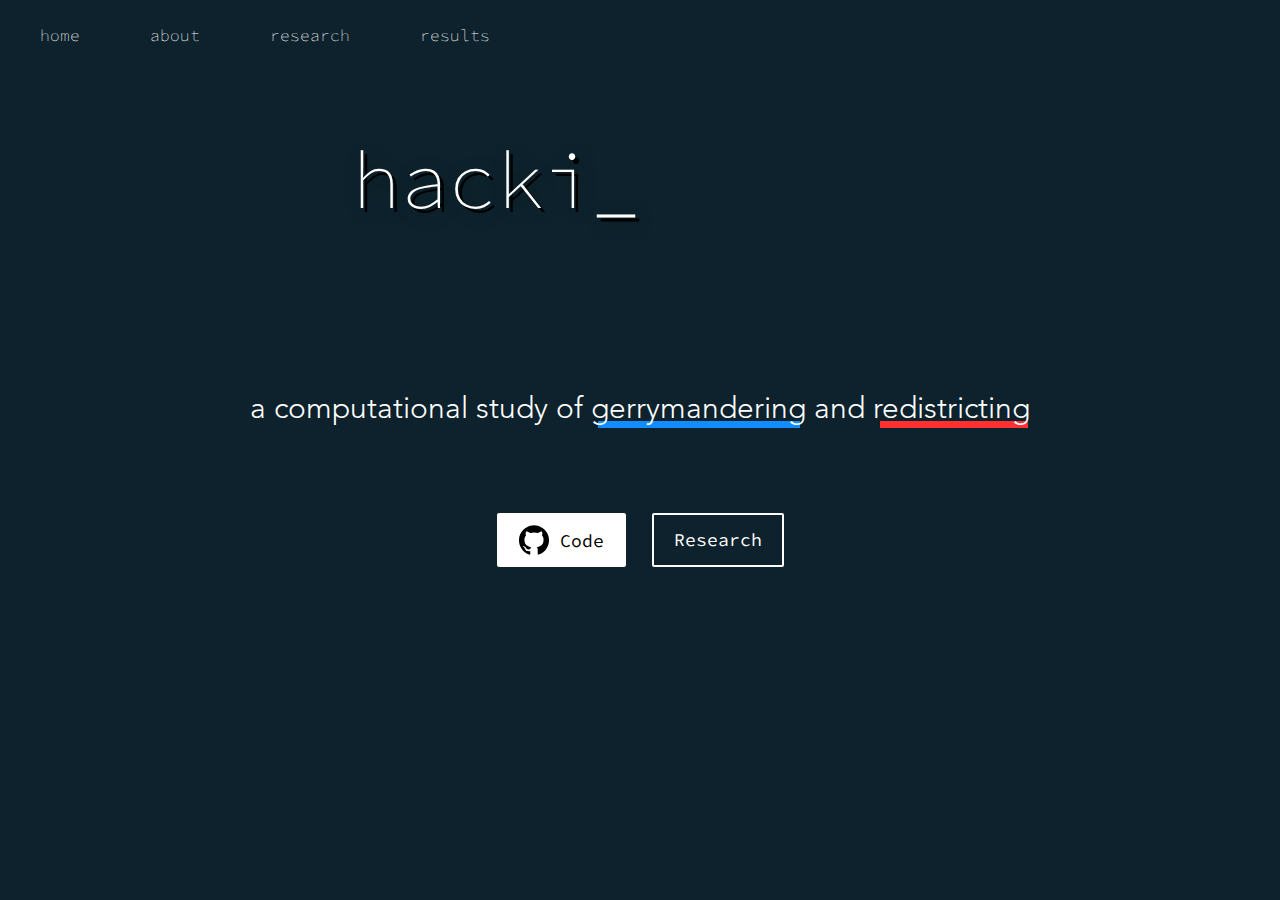
<file: index.html>
<!DOCTYPE html>
<html>
    <head>
        <title>Hacking the Election | A Computational Analysis of Gerrymandering</title>

        <link rel='stylesheet' href='assets/stylesheets/main.css'>
        <link rel='stylesheet' href='assets/stylesheets/index.css'>

        <link rel='icon' href='favicon.ico' type='image/x-icon'>
        <meta name='viewport' content='width=device-width, initial-scale=1.0'>

        <link href="https://fonts.googleapis.com/css?family=Source+Code+Pro&display=swap" rel="stylesheet">
    </head>
    <body>
        <div id='navbar'>
            <a href="index.html"><div class='navbar-item'>home</div></a>
            <a href="about.html"><div class='navbar-item'>about</div></a>
            <a href="research.html"><div class='navbar-item'>research</div></a>
            <a href="results.html"><div class='navbar-item'>results</div></a>
        </div>

        <div id='lander'>
            <h1 id='header'></h1>

            <h5>
                <span>a computational study of</span>
                <a href="research.html#gerrymandering">
                    <div id='gerryLink'>
                        <span>gerrymandering</span>
                        <div class='under'></div>
                    </div>
                </a>

                <span>and</span>

                <a href="research.html#redistricting">
                    <div id='redistrictingLink'>
                        <span>redistricting</span>
                        <div class='under'></div>
                    </div>
                </a>
            </h5>

        </div>

        <div id='buttons'>
            <a href="https://github.com/hacking-the-election/gerrymandering">
                <button>
                    <img src="assets/images/25231.svg" width=30px>
                    <span>Code</span>
                </button>
            </a>
            <a href="research.html">
                <button class='ghost'>Research</button>
            </a>
        </div>

        <div id='about'>
        </div>

        <script>
            function sleep(ms) {
                return new Promise(resolve => setTimeout(resolve, ms));
            }

            async function type() {
                var text = "hacking the election";
                var header = document.getElementById('header');

                for (var i = 0; i < text.length; i++) {
                    var str = "<span class='off' id='text" + i + "'>"
                    str += text.substr(i, 1);
                    str += "</span>"
                    header.innerHTML += str;
                }

                var cursor = document.createElement("span");
                cursor.id = "cursor";
                cursor.classList.add("on");
                cursor.innerHTML = "_";

                for (var i = 0; i <= text.length; i++) {
                    header.children[i].classList.remove("off");
                    header.children[i].classList.add("on");
                    header.insertBefore(cursor, document.getElementById("text" + i));
                    await sleep(Math.floor(Math.random() * 150) + 60);

                    if (text.substr(i, 1) == " ") {
                        await sleep(200);
                    }
                }

                await sleep(200);
                cursor.classList.add("blinker");
            }

            type();
        </script>
        <footer>
        </footer>
    </body>
</html>
</file>
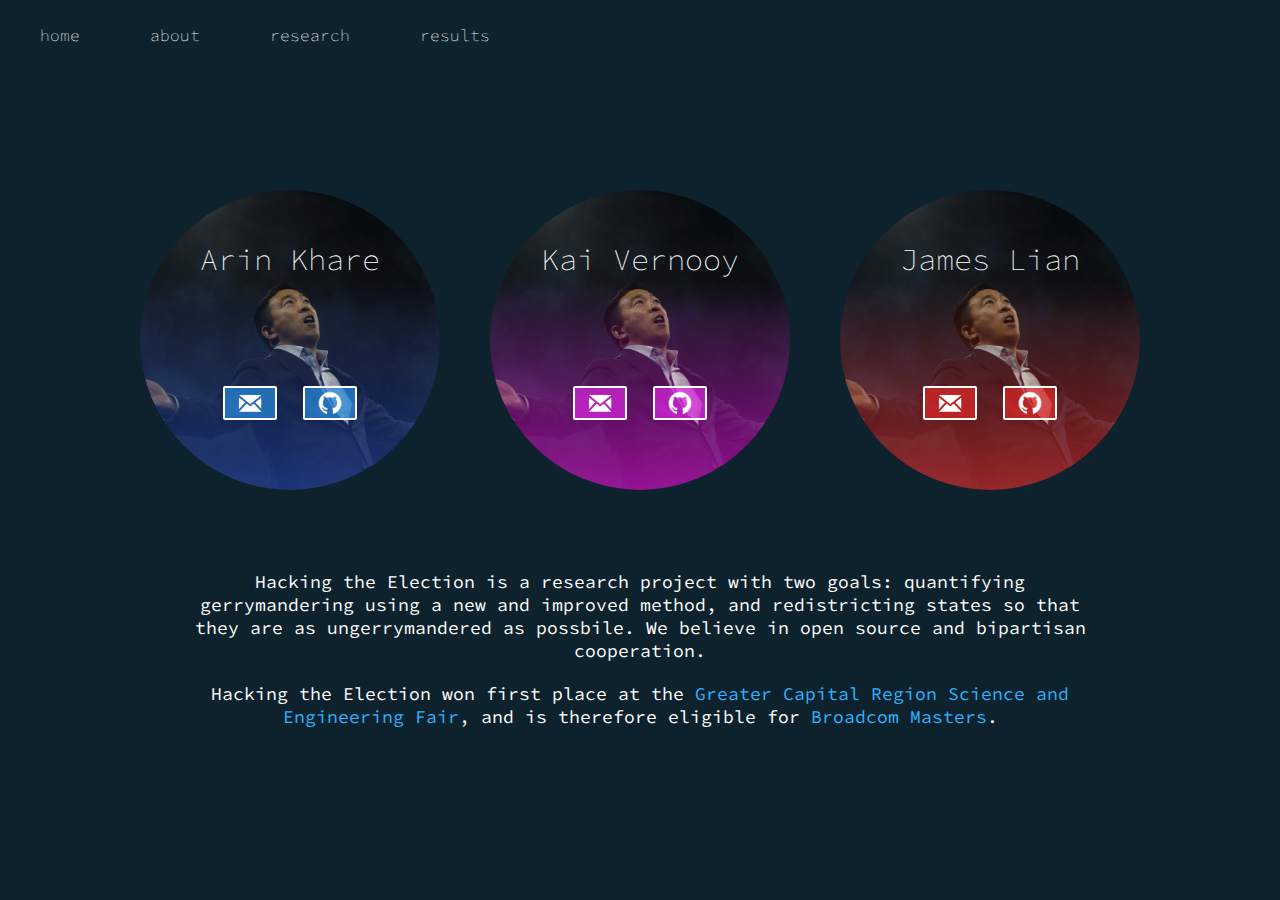
<file: about.html>
<!DOCTYPE html>
<html>
    <head>
        <title>Hacking the Election | About</title>

        <link rel="stylesheet" href="assets/stylesheets/main.css">
        <link rel="stylesheet" href="assets/stylesheets/index.css">
        <link rel="stylesheet" href="assets/stylesheets/about.css">

        <link rel='icon' href='favicon.ico' type='image/x-icon'>
        <meta name='viewport' content='width=device-width, initial-scale=1.0'>
        <link href="https://fonts.googleapis.com/css?family=Source+Code+Pro&display=swap" rel="stylesheet">
    </head>
    <body>
        <div id='navbar'>
            <a href="index.html"><div class='navbar-item'>home</div></a>
            <a href="about.html"><div class='navbar-item'>about</div></a>
            <a href="research.html"><div class='navbar-item'>research</div></a>
            <a href="results.html"><div class='navbar-item'>results</div></a>
        </div>

        <div id='content-section'>

            <div id="bio-section">
                <div class='developer-bio' id='arin'>
                    <h4>Arin Khare</h4>
                    <div class='linkbar'>
                        <a href="mailto:arinmkhare@gmail.com">
                            <button><img class='email' src="assets/images/email.png" width=25></button>
                        </a>
                        <a href="https://github.com/lol-cubes">
                            <button><img src="assets/images/github.png" width=30></button>
                        </a>
                    </div>
                </div>

                <div class='developer-bio' id='kai'>
                    <h4>Kai Vernooy</h4>
                    <div class='linkbar'>
                        <a href="mailto:kaivernooy@gmail.com">
                            <button><img class='email' src="assets/images/email.png" width=25></button>
                        </a>
                        <a href="https://github.com/k-vernooy">
                            <button><img src="assets/images/github.png" width=30></button>
                        </a>
                    </div>
                </div>

                <div class='developer-bio' id='james'>
                    <h4>James Lian</h4>
                    <div class='linkbar'>
                        <a href="mailto:jamesanxinlian@gmail.com">
                            <button><img class='email' src="assets/images/email.png" width=25></button>
                        </a>
                        <a href="https://github.com/jamesxgamesyt">
                            <button><img src="assets/images/github.png" width=30></button>
                        </a>
                    </div>
                </div>
            </div>

            
            <div id='text-cont'>
                <p id='project-summary'>Hacking the Election is a research project with two goals: quantifying gerrymandering using a 
new and improved method, and redistricting states so that they are as ungerrymandered as possbile. We believe in open source and bipartisan cooperation.</p>
            
                <p id="awards">Hacking the Election won first place at the <a href="https://www.gcrsef.org/previous-years-winners/awardees-2020/">Greater Capital Region Science and Engineering Fair</a>, and is therefore eligible for <a href="https://www.societyforscience.org/broadcom-masters/">Broadcom Masters</a>.</p>
            </div>
        </div>
    </body>
</html>
</file>
<file: assets/stylesheets/main.css>
* {
    margin: 0;
    padding: 0;
}

body {
    font-family: "Source Code Pro";
    background: rgb(13, 34, 44);
    color: white;
}

@font-face {
    src: url("../fonts/avenir/avenir-light.otf");
    font-family: "Avenir";
}

a, a:hover, a:focus, a:active {
    text-decoration: none;
    color: inherit;
}

#navbar {
    text-align: left;
    height: 70px;
    width: calc(100% - 40px);
    padding-left: 40px;
    font-family: 'Source Code Pro';
    font-weight: 200;
}

.navbar-item {
    cursor: pointer;
    padding-right: 60px;
    height: 70px;
    display: inline-block;
    line-height: 70px;
    transition: transform .2s;
}

.navbar-item:hover {
    transform: translate(0px, 1px);
}

#lander {
    text-align: center;
    font-size: 40px;
    padding-top: 50px;
}

h1 {
    font-weight: 200;
    /* font-family: "Avenir" */
    font-stretch: extra-condensed;
}

h5 {
    width: 70%;
    margin: 20px auto;
    font-size: 30px;
    font-weight: lighter;
}


button {
    all: unset;
    height: 50px;
    padding-left: 20px;
    padding-right: 20px;
    border-radius: 2px;
    cursor: pointer;
    background-color: white;
    color: black;
    border: 2px solid rgb(255, 255, 255);
    font-size: 18px;
    margin: 8px;
    transition: .2s;
    vertical-align: middle;
}

.ghost {
    background-color: transparent;
    color: white;
}

button:hover {
    transform: translate(0px, 3px);
}

.ghost:hover {
    background-color: white;
    color: black;
}

p > a, p > a:link {
    color: #2db2ff;
    transition: 0.1s;
}

p > a:hover {
    color: #d0e0ff;
    text-shadow: 0px 0px 2px rgb(64, 169, 255),
                 0px 0px 8px rgba(49, 138, 255, 0.829),
                 0px 0px 25px rgb(34, 111, 255);
}

/* p > a:visited {
    color: #8856c4;
} */
</file>
<file: assets/stylesheets/index.css>
body {
    text-align: center;
}

.white {
    color: rgba(128, 128, 128, 0);
}

span.off {
    color: transparent;
}

span.on {
    color: white;
    text-shadow: 4px 4px 20px rgba(0,0,0,0.3), 4px 4px 0px black;
}

/* #cursor {
 b} */

.blinker {
    animation: blinker 0.8s infinite;
}

h1 {
    width: 70%;
    margin: auto;
    margin-bottom: 50px;
}

h5 {
    font-family: "Avenir";
}

#text {
    width: 100%;
}

@keyframes blinker {
    0% { opacity: 0; }
    49% { opacity: 0; }
    50% { opacity: 1; }
    100% { opacity: 1; }
}

.icon {
    width: 100px;
}

h3 {
    font-weight: 200;
    font-size: 50px;
}

#buttons {
    width: 100%;
    height: 100px;
    margin-top: 70px;
}

button img {
    filter: invert(1);
}

span, img {
    vertical-align: middle;
}

#redistrictingLink, #gerryLink {
    display: inline-block;
    text-align: right;
}

.under {
    height: 7px;
    background-color: white;
    width: 94%;
    position: relative;
    right: -7px;
    top: -7px;
    z-index: -1;
    transition: .2s;
}

#gerryLink .under {
    background-color: #128dff;
}

#redistrictingLink .under {
    background-color: #ff3030;
}

#gerryLink:hover .under {
    transform: translate(1px,1px);
    /* background-color: blue; */
}

#redistrictingLink:hover .under {
    transform: translate(1px,1px);
    /* background-color: blue; */
}
</file>
<file: assets/stylesheets/about.css>
:root {
    --bio-width: 400px;
}

h1 {
    font-family: "Source Code Pro";
    margin-top: 30px;
    font-size: 75px;
}

h4 {
    margin-left: 25px;
    margin-bottom: 10px;
    font-size: 30px;
    font-family: "Source Code Pro";
    font-weight: 100;
}

#bio-section {
    margin-top: 100px;
}

.developer-bio h4 {
    margin-left: 0px;
    margin-bottom: 0px;
    margin-top: 50px;
}
.developer-bio {
    margin: 20px;
    width: 300px;
    height: 300px;
    display: inline-block;
    vertical-align: middle;
    cursor: pointer;
    text-align: center;
    border-radius: 50%;
}

#kai {
    background-image: linear-gradient(rgba(0,0,0,0) 30%, #ff0efa91 100%), url(../images/andrew-yang.jpg);
    background-blend-mode: screen;
    background-size: 350px;
}

#james {
    background-image: linear-gradient(rgba(0,0,0,0) 30%, #ff313193 100%), url(../images/andrew-yang.jpg);
    background-blend-mode: screen;
    background-size: 350px;
}

#arin {
    background-image: linear-gradient(rgba(0,0,0,0) 30%, #3164ff70 100%), url(../images/andrew-yang.jpg);
    background-blend-mode: screen;
    background-size: 350px;
}

#arin button {
    background-color: rgba(42, 144, 229, 0.68);
}

#kai button {
    background-color: rgba(223, 42, 229, 0.68);
}

#james button {
    background-color: rgba(229, 42, 42, 0.68);
}

button img {
    filter: invert(0);
}

button {
    padding: 0px 5px;
    height: 30px;
    width: 40px;
}

.linkbar {
    position: relative;
    top: 100px;
}

.about-icon {
    width: 100px;
    height: 100px;
    background-color: rgba(255, 255, 255, 0);
    padding: 0px;
    margin: 0px;
}


#text-cont {
    margin: auto;
    text-align: center;
    font-size: 18px;
    width: 70%;
}

#project-summary {
    margin-top: 60px;
    margin-bottom: 20px;
}

button {
    background-color: rgba(255, 255, 255, 0.233);
}

.email {
    margin-top: -4px;
}
</file>
